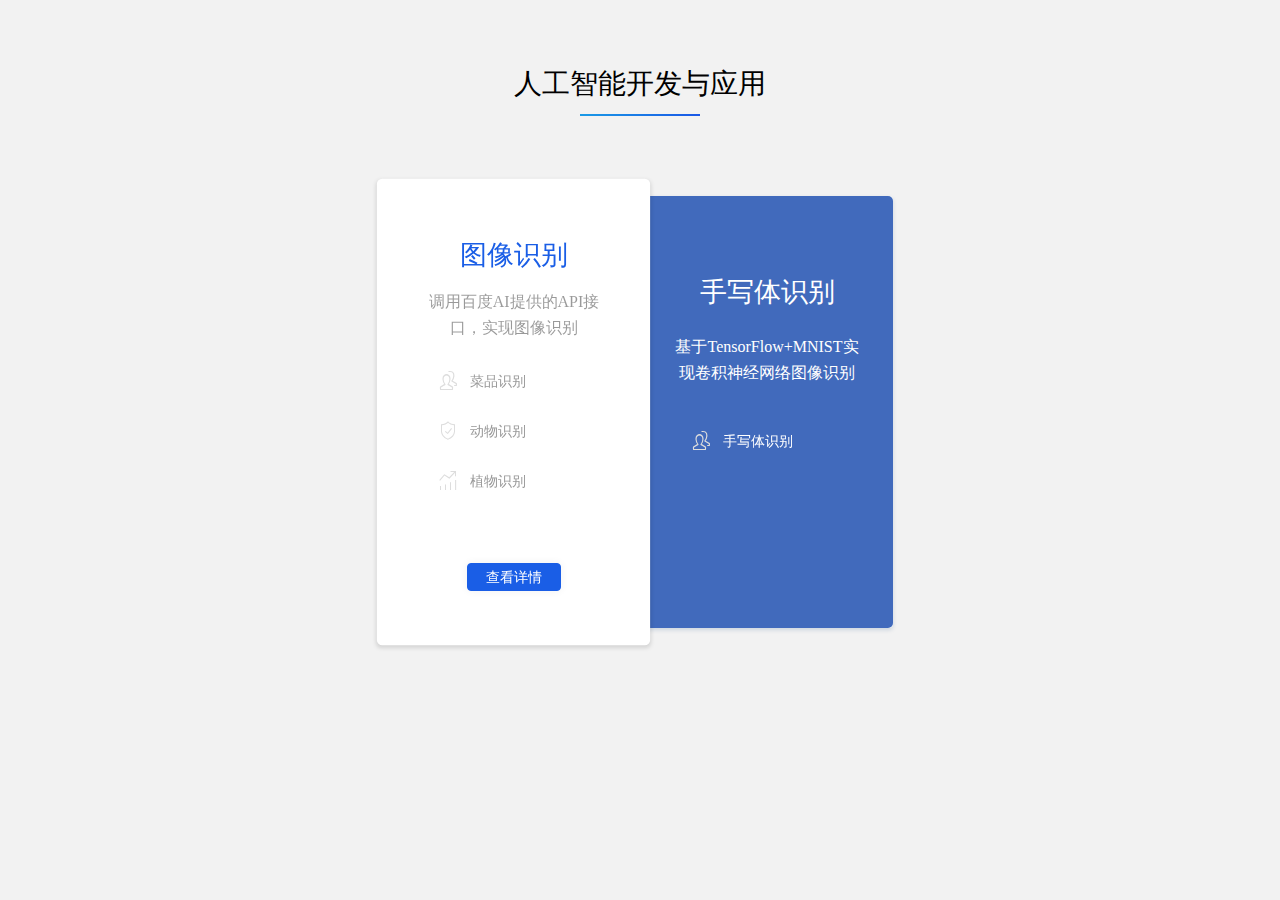
<file: templates/index.html>
<!DOCTYPE html>
<html>

	<head>
		<meta charset="UTF-8">
		<title>人工智能开发与应用</title>
		<link rel="stylesheet" type="text/css" href="../static/css/style.css" />
	</head>

	<body>
	
	<div class="m-product-panel">
		<h3 class="c-title-large light">
			<p class="c-title-main">人工智能开发与应用</p>
		</h3>
		<div class="c-wrapper">
			<ul class="c-row m-product-panel-list">

				<li class="c-col6 active">
					<div>
						<a href="detail1">
							<h4 class="c-line-clamp">图像识别</h4>
							<p class="m-product-panel-list-note">调用百度AI提供的API接口，实现图像识别</p>
							<ul class="m-product-panel-list-detail">

								<li>
									<i class="c-icon"></i><span>菜品识别</span>
								</li>

								<li>
									<i class="c-icon"></i><span>动物识别</span>
								</li>

								<li>
									<i class="c-icon"></i><span>植物识别</span>
								</li>

							</ul>
							<p class="m-product-panel-list-button"><button>查看详情</button></p>
						</a>
					</div>
				</li>

				<li class="c-col6">
					<div>
						<a href="detail2">
							<h4 class="c-line-clamp">手写体识别</h4>
							<p class="m-product-panel-list-note">基于TensorFlow+MNIST实现卷积神经网络图像识别</p>
							<ul class="m-product-panel-list-detail">

								<li>
									<i class="c-icon"></i><span>手写体识别</span>
								</li>

							</ul>
							<p class="m-product-panel-list-button"><button>查看详情</button></p>
						</a>
					</div>
				</li>

			</ul>

		</div>
	</div>
	
	<script src="../static/js/jquery-1.11.1.min.js" type="text/javascript" charset="utf-8"></script>
	<script type="text/javascript">
		$(function() {
			$('.m-product-panel-list li').hover(function() {
				$(this).addClass('active').siblings().removeClass('active');
			})
		})
	</script>
		
		
	</body>

</html>
</file>
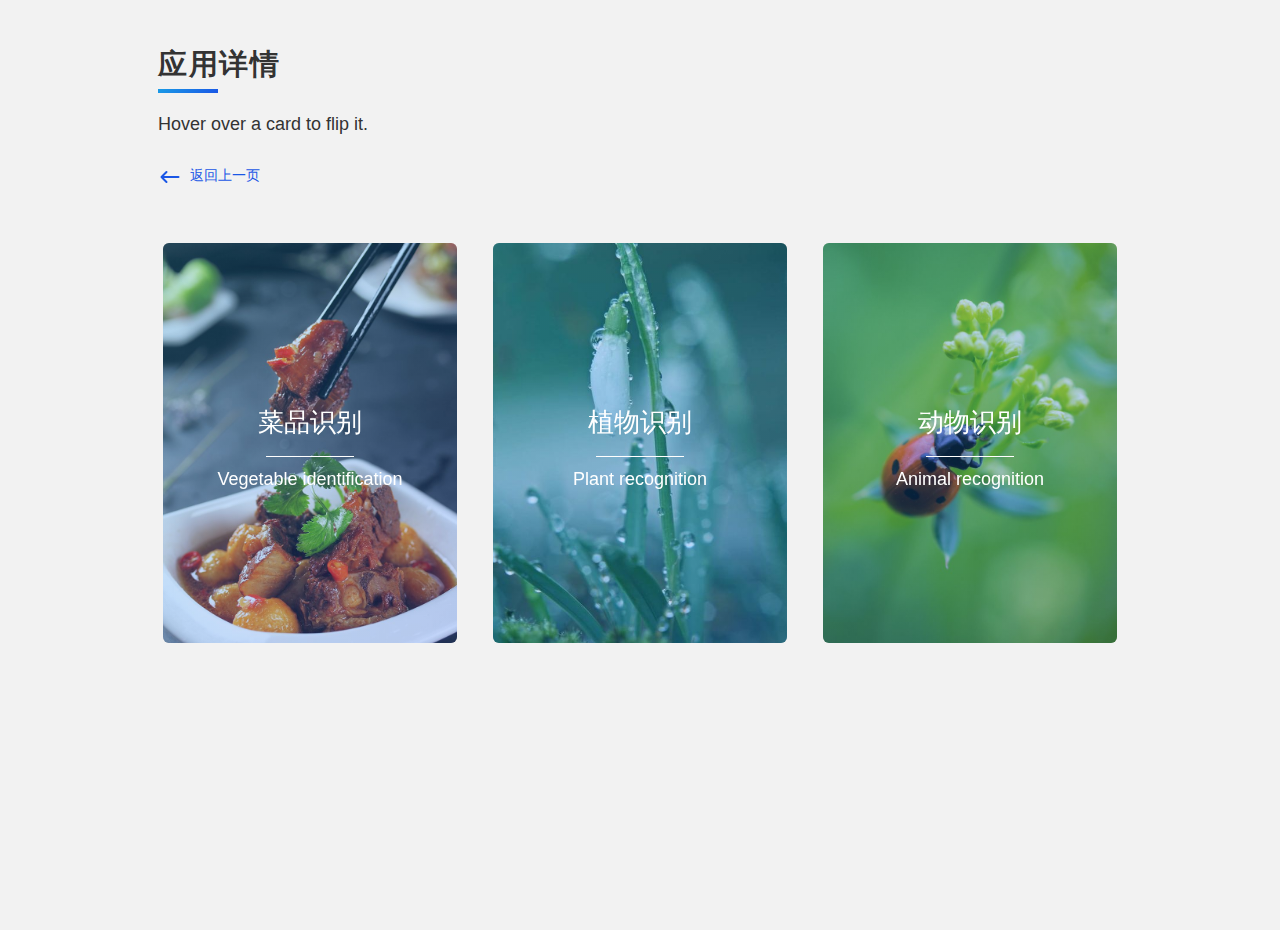
<file: templates/detail1.html>
﻿<!doctype html>
<html>
<head>
<meta charset="utf-8">
<title>应用详情</title>
  <link rel="stylesheet" href="../static/css/detail.css">
</head>
<body>
  <div class="content">
    <h1 class="heading">应用详情</h1>
    <p class="description">Hover over a card to flip it.</p>
    <div class="previous">
      <a href="index">
        <img src="../static/images/back.png" alt="">
        <span>返回上一页</span>
      </a>
    </div>
    <a class="card" href="dish">
      <div class="front" style="background-image: url(../static/images/559.png);">
        <p>菜品识别</p>
        <hr>
        <span>Vegetable identification</span>
      </div>
      <div class="back">
        <div>
          <p>基于百度AI的菜品识别</p>
          <p>适用于上传一张菜品图片，可以是别出最相似的3种菜品，涉及到的技术有：python-flask、Juery、百度API</p>
          <button class="button">点击演示</button>
        </div>
      </div>
    </a>
    <a class="card" href="plant">
      <div class="front" style="background-image: url(../static/images/561.png);">
        <p>植物识别</p>
        <hr>
        <span>Plant recognition</span>
      </div>
      <div class="back">
        <div>
          <p>基于百度AI的植物识别</p>
          <p>适用于上传一张植物图片，可以是别出最相似的3种植物，涉及到的技术有：python-flask、Juery、百度API</p>
          <button class="button">点击演示</button>
        </div>
      </div>
    </a>
    <a class="card" href="animal">
      <div class="front" style="background-image: url(../static/images/560.png);">
        <p>动物识别</p>
        <hr>
        <span>Animal recognition</span>
      </div>
      <div class="back">
        <div>
          <p>基于百度AI的动物识别</p>
          <p>适用于上传一张动物图片，可以是别出最相似的3种动物，涉及到的技术有：python-flask、Juery、百度API</p>
          <button class="button">点击演示</button>
        </div>
      </div>
    </a>
  </div>
</body>
</html>
</file>
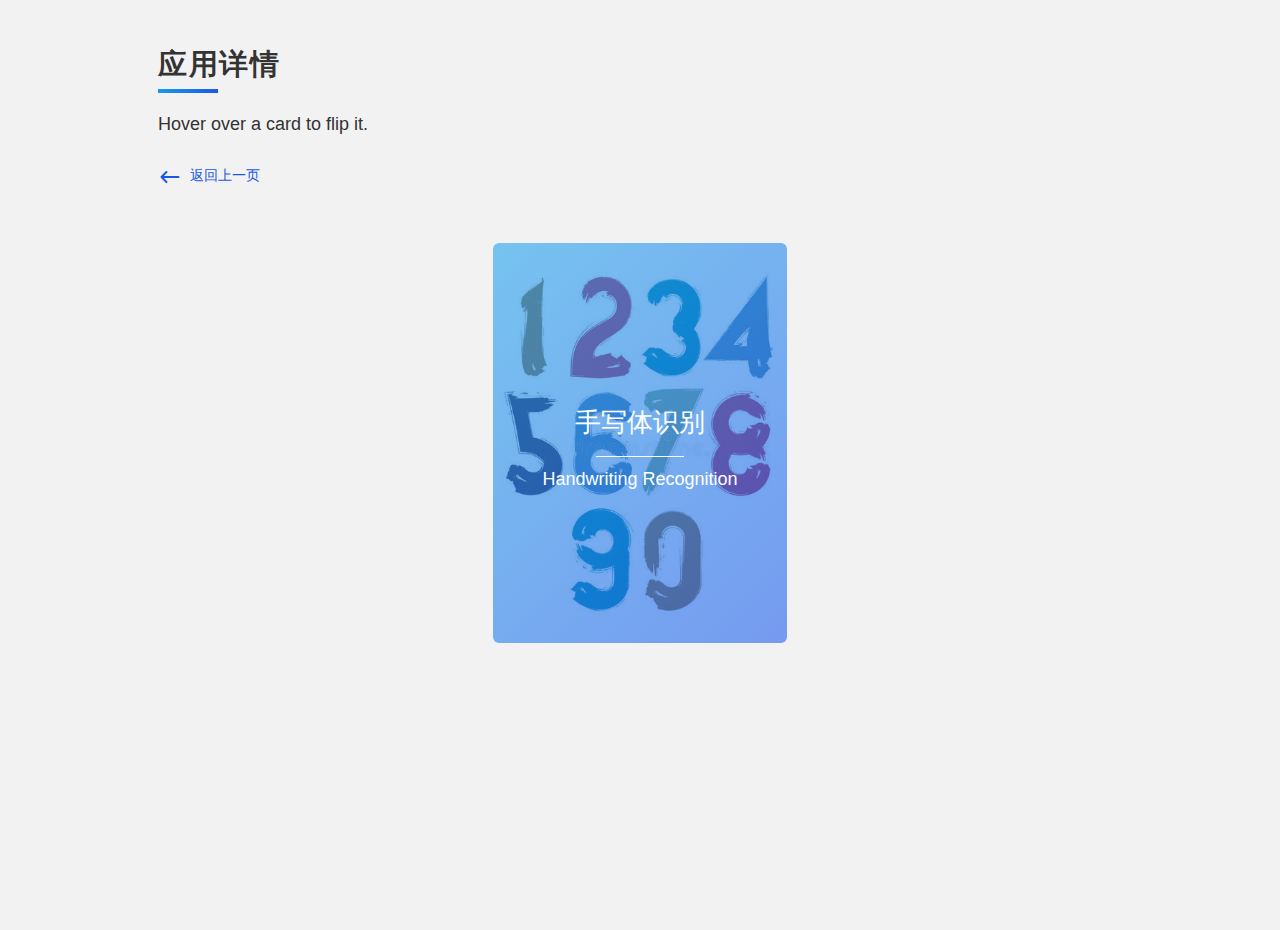
<file: templates/detail2.html>
﻿<!doctype html>
<html>
<head>
<meta charset="utf-8">
<title>应用详情</title>
  <link rel="stylesheet" href="../static/css/detail.css">
</head>
<body>


<div class="content">
  <h1 class="heading">应用详情</h1>
  <p class="description">Hover over a card to flip it.</p>
  <div class="previous">
    <a href="index">
      <img src="../static/images/back.png" alt="">
      <span>返回上一页</span>
    </a>
  </div>
  <div class="card">
      <a href="conv">
          <div class="front sxt" style="background-image: url(../static/images/sxt.png);">
              <p>手写体识别</p>
              <hr>
              <span>Handwriting Recognition</span>
            </div>
            <div class="back">
              <div>
                <p>基于TensorFlow+MNIST实现卷积神经网络图像识别</p>
                <p>适用于手动在网页上写数字，手写完成，即可识别出手写的数字，并返回对应的数字，涉及的技术有TensorFlow、MNIST、canvas、jquery</p>
                <button class="button">点击演示</button>
              </div></div>
      </a>
  </div>
</div>
</body>
</html>
</file>
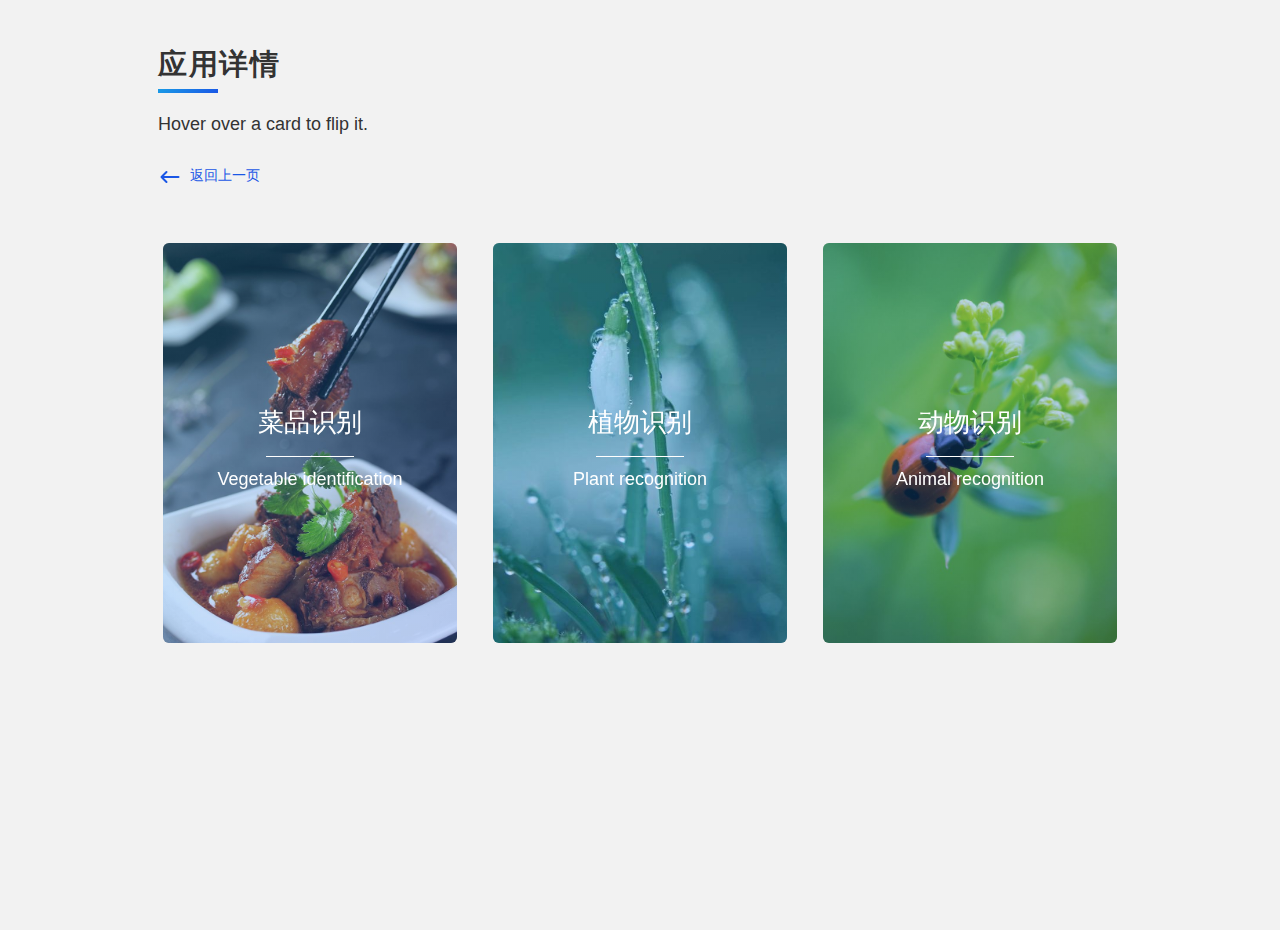
<file: templates/detail3.html>
﻿<!doctype html>
<html>
<head>
<meta charset="utf-8">
<title>应用详情</title>
  <link rel="stylesheet" href="../static/css/detail.css">
</head>
<body>
  <div class="content">
    <h1 class="heading">应用详情</h1>
    <p class="description">Hover over a card to flip it.</p>
    <div class="previous">
      <a href="index">
        <img src="../static/images/back.png" alt="">
        <span>返回上一页</span>
      </a>
    </div>
    <a class="card" href="dish">
      <div class="front" style="background-image: url(../static/images/559.png);">
        <p>菜品识别</p>
        <hr>
        <span>Vegetable identification</span>
      </div>
      <div class="back">
        <div>
          <p>基于百度AI的菜品识别</p>
          <p>适用于上传一张菜品图片，可以是别出最相似的3种菜品，涉及到的技术有：python-flask、Juery、百度API</p>
          <a class="button">点击演示</a>
        </div>
      </div>
    </a>
    <a class="card" href="plant">
      <div class="front" style="background-image: url(../static/images/561.png);">
        <p>植物识别</p>
        <hr>
        <span>Plant recognition</span>
      </div>
      <div class="back">
        <div>
          <p>基于百度AI的植物识别</p>
          <p>适用于上传一张植物图片，可以是别出最相似的3种植物，涉及到的技术有：python-flask、Juery、百度API</p>
          <a class="button">点击演示</a>
        </div>
      </div>
    </a>
    <a class="card" href="animal">
      <div class="front" style="background-image: url(../static/images/560.png);">
        <p>动物识别</p>
        <hr>
        <span>Animal recognition</span>
      </div>
      <div class="back">
        <div>
          <p>基于百度AI的动物识别</p>
          <p>适用于上传一张动物图片，可以是别出最相似的3种动物，涉及到的技术有：python-flask、Juery、百度API</p>
          <a class="button">点击演示</a>
        </div>
      </div>
    </a>
  </div>
</body>
</html>
</file>
<file: static/css/style.css>
@charset "utf-8";

*,
:after,
:before {
	box-sizing: border-box;
	margin: 0;
	padding: 0;
	border: 0;
	font-size: 100%;
	font-weight: 400;
	vertical-align: baseline
}
html, body {
	position: relative;
	height: 100%;
}
body {
	line-height: 1.6;
	background: #2b4159;
}

ol,
ul {
	list-style: none
}

@font-face {
	font-family: cicon;
	src: url(../fonts/font_385839_bxvpl1zmvwj.eot);
	src: url(../fonts/font_385839_bxvpl1zmvwj.eot#iefix) format("embedded-opentype"), url(../fonts/font_385839_bxvpl1zmvwj.woff) format("woff"), url(../fonts/font_385839_bxvpl1zmvwj.ttf) format("truetype"), url(../fonts/font_385839_bxvpl1zmvwj.svg#cicon) format("svg")
}

.c-icon {
	font-family: cicon!important;
	font-style: normal;
	-webkit-font-smoothing: antialiased;
	-moz-osx-font-smoothing: grayscale;
}

.c-row:after {
	content: "";
	display: block;
	height: 0;
	clear: both;
	visibility: hidden;
}

.c-wrapper {
	width: 506px;
	margin: 0 auto
}

.c-col6 {
	width: 50%;
	float: left;
	box-sizing: border-box;
}

.m-product-panel {
	height: 100%;
	text-align: center;
	padding: 70px 0;
	background-color: #f2f2f2;
	background-repeat: no-repeat;
	background-position: center 0
}
.c-title-large .c-title-main {
	font-size: 28px;
	font-weight: 500;
	line-height: 1em;
}

.c-title-large .c-title-main:after {
	width: 120px;
	margin-top: 23px;
	content: "";
	display: block;
	height: 2px;
	background: #1a5ee6;
	margin: 16px auto 0;
	background: #fff;
	background: linear-gradient(135deg, #1a9be6, #1a57e6);
}

.c-title-large {
	text-align: center;
	margin-bottom: 80px;
}

.m-product-panel .m-product-panel-list {
	background: #f5f8f9;
	border-radius: 4px;
	box-shadow: 0 2px 4px rgba(7, 61, 125, .16)
}

.m-product-panel .m-product-panel-list>li {
	position: relative;
	cursor: default
}

.m-product-panel .m-product-panel-list>li h4 {
	color: white;
	font-size: 27px;
	padding: 50px 20px 0;
	-webkit-transition: color .4s ease, -webkit-transform .4s ease;
	transition: color .4s ease, -webkit-transform .4s ease;
	transition: color .4s ease, transform .4s ease;
	transition: color .4s ease, transform .4s ease, -webkit-transform .4s ease
}

.m-product-panel .m-product-panel-list>li .m-product-panel-list-note {
	color: white;
	font-size: 16px;
	padding: 20px 30px;
	-webkit-transition: -webkit-transform .4s ease .05s;
	transition: -webkit-transform .4s ease .05s;
	transition: transform .4s ease .05s;
	transition: transform .4s ease .05s, -webkit-transform .4s ease .05s
}

.m-product-panel .m-product-panel-list>li .m-product-panel-list-icon {
	position: absolute;
	width: 100%;
	bottom: 90px;
	left: 0;
	color: #dcdedf;
	color: rgba(0, 0, 0, .1);
	font-size: 64px;
	visibility: visible;
	opacity: 1;
	-webkit-transition: visibility .4s ease, opacity .4s ease;
	transition: visibility .4s ease, opacity .4s ease
}

.m-product-panel .m-product-panel-list>li .m-product-panel-list-button {
	position: absolute;
	top: 100%;
	left: 0;
	width: 100%;
	text-align: center;
	visibility: hidden;
	opacity: 0;
	-webkit-transition: visibility .4s ease, opacity .4s ease, -webkit-transform .4s ease .15s;
	transition: visibility .4s ease, opacity .4s ease, -webkit-transform .4s ease .15s;
	transition: visibility .4s ease, opacity .4s ease, transform .4s ease .15s;
	transition: visibility .4s ease, opacity .4s ease, transform .4s ease .15s, -webkit-transform .4s ease .15s
}

.m-product-panel .m-product-panel-list>li .m-product-panel-list-button button {
	height: 28px;
	line-height: 26px;
	padding: 0 18px;
	cursor: inherit;
	color: #666;
	font-size: 14px;
	border: 1px solid #d9d9d9;
	border-radius: 4px;
	background: transparent;
	-webkit-transition: color .4s ease, border-color .4s ease, background .4s ease;
	transition: color .4s ease, border-color .4s ease, background .4s ease
}

.m-product-panel .m-product-panel-list>li .m-product-panel-list-detail {
	width: 100%;
	padding: 0 50px;
	text-align: left;
	-webkit-transform: translateZ(0);
	transform: translateZ(0);
	-webkit-transition: -webkit-transform .4s ease .1s;
	transition: -webkit-transform .4s ease .1s;
	transition: transform .4s ease .1s;
	transition: transform .4s ease .1s, -webkit-transform .4s ease .1s
}

.m-product-panel .m-product-panel-list>li .m-product-panel-list-detail li {
	color: white;
	font-size: 14px;
	margin-top: 18px
}

.m-product-panel .m-product-panel-list>li .m-product-panel-list-detail .c-icon {
	color: #ddd;
	font-size: 20px;
	margin-right: 12px;
	-webkit-transition: color .4s ease;
	transition: color .4s ease;
	position: relative;
	top: 2px
}

.m-product-panel .m-product-panel-list>li>div {
	position: relative;
	z-index: 9;
	height: 382px;
	margin: 25px 0;
	border-left: 1px dashed #d6d6d6;
	-webkit-transition: border-color .4s ease;
	transition: border-color .4s ease;
	overflow: hidden
}

.m-product-panel .m-product-panel-list>li>div>a {
	display: block;
	width: 100%;
	height: 100%;
	color: inherit;
	text-decoration: none
}

.m-product-panel .m-product-panel-list>li:first-child>div {
	border-left-color: transparent
}

.m-product-panel .m-product-panel-list>li:after {
	content: "";
	position: absolute;
	top: 0;
	left: 0;
	display: block;
	width: 100%;
	height: 100%;
	border-radius: 5px;
	background: #416abc;
	-webkit-transition: background .4s ease, box-shadow .4s ease, -webkit-transform .4s ease;
	transition: background .4s ease, box-shadow .4s ease, -webkit-transform .4s ease;
	transition: background .4s ease, transform .4s ease, box-shadow .4s ease;
	transition: background .4s ease, transform .4s ease, box-shadow .4s ease, -webkit-transform .4s ease
}

.m-product-panel .m-product-panel-list>li.active:after,
.m-product-panel .m-product-panel-list>li:hover:after {
	z-index: 1;
	background: #fff;
	-webkit-transform: scale(1.08);
	transform: scale(1.08);
	box-shadow: 0 2px 4px 0 rgba(0, 0, 0, .13)
}

.m-product-panel .m-product-panel-list>li.active+li>div,
.m-product-panel .m-product-panel-list>li.active>div,
.m-product-panel .m-product-panel-list>li:hover+li>div,
.m-product-panel .m-product-panel-list>li:hover>div {
	border-left-color: transparent
}

.m-product-panel .m-product-panel-list>li.active h4,
.m-product-panel .m-product-panel-list>li:hover h4 {
	color: #1a5ee6;
	-webkit-transform: translate3d(0, -37px, 0);
	transform: translate3d(0, -37px, 0)
}
.m-product-panel .m-product-panel-list>li.active p,
.m-product-panel .m-product-panel-list>li:hover p {
	color: #7d7e7e;
	color: rgba(0, 0, 0, .4);
	-webkit-transform: translate3d(0, -37px, 0);
	transform: translate3d(0, -37px, 0)
}
.m-product-panel .m-product-panel-list>li.active .m-product-panel-list-note,
.m-product-panel .m-product-panel-list>li:hover .m-product-panel-list-note {
	-webkit-transform: translate3d(0, -45px, 0);
	transform: translate3d(0, -45px, 0)
}
.m-product-panel .m-product-panel-list>li.active .m-product-panel-list-detail li,
.m-product-panel .m-product-panel-list>li:hover .m-product-panel-list-detail li{
	color: #999;
}

.m-product-panel .m-product-panel-list>li.active .m-product-panel-list-icon,
.m-product-panel .m-product-panel-list>li:hover .m-product-panel-list-icon {
	visibility: hidden;
	opacity: 0
}

.m-product-panel .m-product-panel-list>li.active .m-product-panel-list-button,
.m-product-panel .m-product-panel-list>li:hover .m-product-panel-list-button {
	visibility: visible;
	opacity: 1;
	-webkit-transform: translate3d(0, -40px, 0);
	transform: translate3d(0, -40px, 0)
}

.m-product-panel .m-product-panel-list>li.active .m-product-panel-list-button button,
.m-product-panel .m-product-panel-list>li:hover .m-product-panel-list-button button {
	color: #fff;
	border-color: #1a5ee6;
	background: #1a5ee6;
	box-shadow: 0 0 9px rgba(0, 0, 0, .06)
}

.m-product-panel .m-product-panel-list>li.active .m-product-panel-list-detail,
.m-product-panel .m-product-panel-list>li:hover .m-product-panel-list-detail {
	-webkit-transform: translate3d(0, -60px, 0);
	transform: translate3d(0, -60px, 0)
}

.m-product-panel .m-product-panel-more {
	margin-top: 64px
}

.m-product-panel .m-product-panel-more a {
	color: #666;
	text-decoration: none;
	font-size: 18px;
	line-height: 36px;
	padding: 6px 26px;
	border: 1px solid #d9d9d9;
	border-radius: 4px;
	-webkit-transition: color .4s ease, border-color .4s ease, background .4s ease;
	transition: color .4s ease, border-color .4s ease, background .4s ease
}

.m-product-panel .m-product-panel-more a:hover {
	border-color: #1a5ee6;
	background: #1a5ee6;
}
</file>
<file: static/css/detail.css>
*, *:before, *:after {
    box-sizing: border-box;
}

html {
    font-size: 18px;
    line-height: 1.5;
    font-weight: 300;
    color: #333;
    font-family: "Nunito Sans", sans-serif;
}

body {
    margin: 0;
    padding: 0;
    height: 100vh;
    background-color: #f2f2f2;
    background-attachment: fixed;
}
button{
    outline: none;
}
.content {
    display: flex;
    margin: 30px auto;
    justify-content: center;
    align-items: center;
    flex-wrap: wrap;
    max-width: 1000px;
}

.heading {
    width: 100%;
    margin-left: 1rem;
    font-weight: 900;
    font-size: 1.618rem;
    text-transform: uppercase;
    letter-spacing: .1ch;
    line-height: 1;
    padding-bottom: .5em;
    margin-bottom: 1rem;
    position: relative;
}
.heading:after {
    display: block;
    content: '';
    position: absolute;
    width: 60px;
    height: 4px;
    background: linear-gradient(135deg, #1a9be6, #1a57e6);
    bottom: 0;
}

.description {
    width: 100%;
    margin-top: 0;
    margin-left: 1rem;
    margin-bottom: 1.5rem;
}
.previous{
    margin-left: 1rem;
    width: 100%;
    margin-bottom: 2rem;
    font-size: 14px;
}
.previous a{
    display: flex;
    align-content: center;
    text-decoration: none;
    color: #1a57e6;
}
.previous span{
    margin-left: 8px;
}
.card {
    color: inherit;
    cursor: pointer;
    width: calc(33% - 2rem);
    min-width: calc(33% - 2rem);
    height: 400px;
    min-height: 400px;
    perspective: 1000px;
    margin: 1rem;
    position: relative;
}
@media screen and (max-width: 800px) {
    .card {
        width: calc(50% - 2rem);
    }
}
@media screen and (max-width: 500px) {
    .card {
        width: 100%;
    }
}

.front,
.back {
    display: flex;
    flex-direction: column;
    border-radius: 6px;
    background-position: center;
    background-size: cover;
    text-align: center;
    justify-content: center;
    align-items: center;
    position: absolute;
    height: 100%;
    width: 100%;
    -webkit-backface-visibility: hidden;
    backface-visibility: hidden;
    transform-style: preserve-3d;
    transition: ease-in-out 600ms;
}

.front {
    background-size: cover;
    padding: 2rem;
    color: #fff;
    overflow: hidden;
    font-family: Poppins, sans-serif;
}
.front:before {
    position: absolute;
    display: block;
    content: '';
    top: 0;
    left: 0;
    right: 0;
    bottom: 0;
    background: linear-gradient(135deg, #1a9be6, #1a57e6);
    opacity: .25;
    z-index: -1;
}
.front.sxt:before{
    opacity: .6;
}
.front p {
    margin: 10px 0 5px 0;
    font-size: 26px;
    font-weight: 500;
}
.front hr {
    width: 40%;
    border: none;
    border-top: 1px solid white;
}
.front span {
    font-size: 18px;
}
.card:hover .front {
    transform: rotateY(180deg);
}
.card:nth-child(even):hover .front {
    transform: rotateY(-180deg);
}

.back {
    background: #fff;
    transform: rotateY(-180deg);
    padding: 0 2em;
}
.card:hover .back {
    transform: rotateY(0deg);
}
.card:nth-child(even) .back {
    transform: rotateY(180deg);
}
.card:nth-child(even):hover .back {
    transform: rotateY(0deg);
}

.button {
    transform: translateZ(40px);
    cursor: pointer;
    -webkit-backface-visibility: hidden;
    backface-visibility: hidden;
    font-weight: bold;
    color: #fff;
    padding: .5em 1em;
    border-radius: 100px;
    font: inherit;
    background: linear-gradient(135deg, #1a9be6, #1a57e6);
    border: none;
    position: relative;
    transform-style: preserve-3d;
    transition: 300ms ease;
}
.button:before {
    transition: 300ms ease;
    position: absolute;
    display: block;
    content: '';
    transform: translateZ(-40px);
    -webkit-backface-visibility: hidden;
    backface-visibility: hidden;
    height: calc(100% - 20px);
    width: calc(100% - 20px);
    border-radius: 100px;
    left: 10px;
    top: 16px;
    box-shadow: 0 0 10px 10px rgba(26, 87, 230, 0.25);
    background-color: rgba(26, 87, 230, 0.25);
}
.button:hover {
    transform: translateZ(55px);
}
.button:hover:before {
    transform: translateZ(-55px);
}
.button:active {
    transform: translateZ(20px);
}
.button:active:before {
    transform: translateZ(-20px);
    top: 12px;
}
</file>
